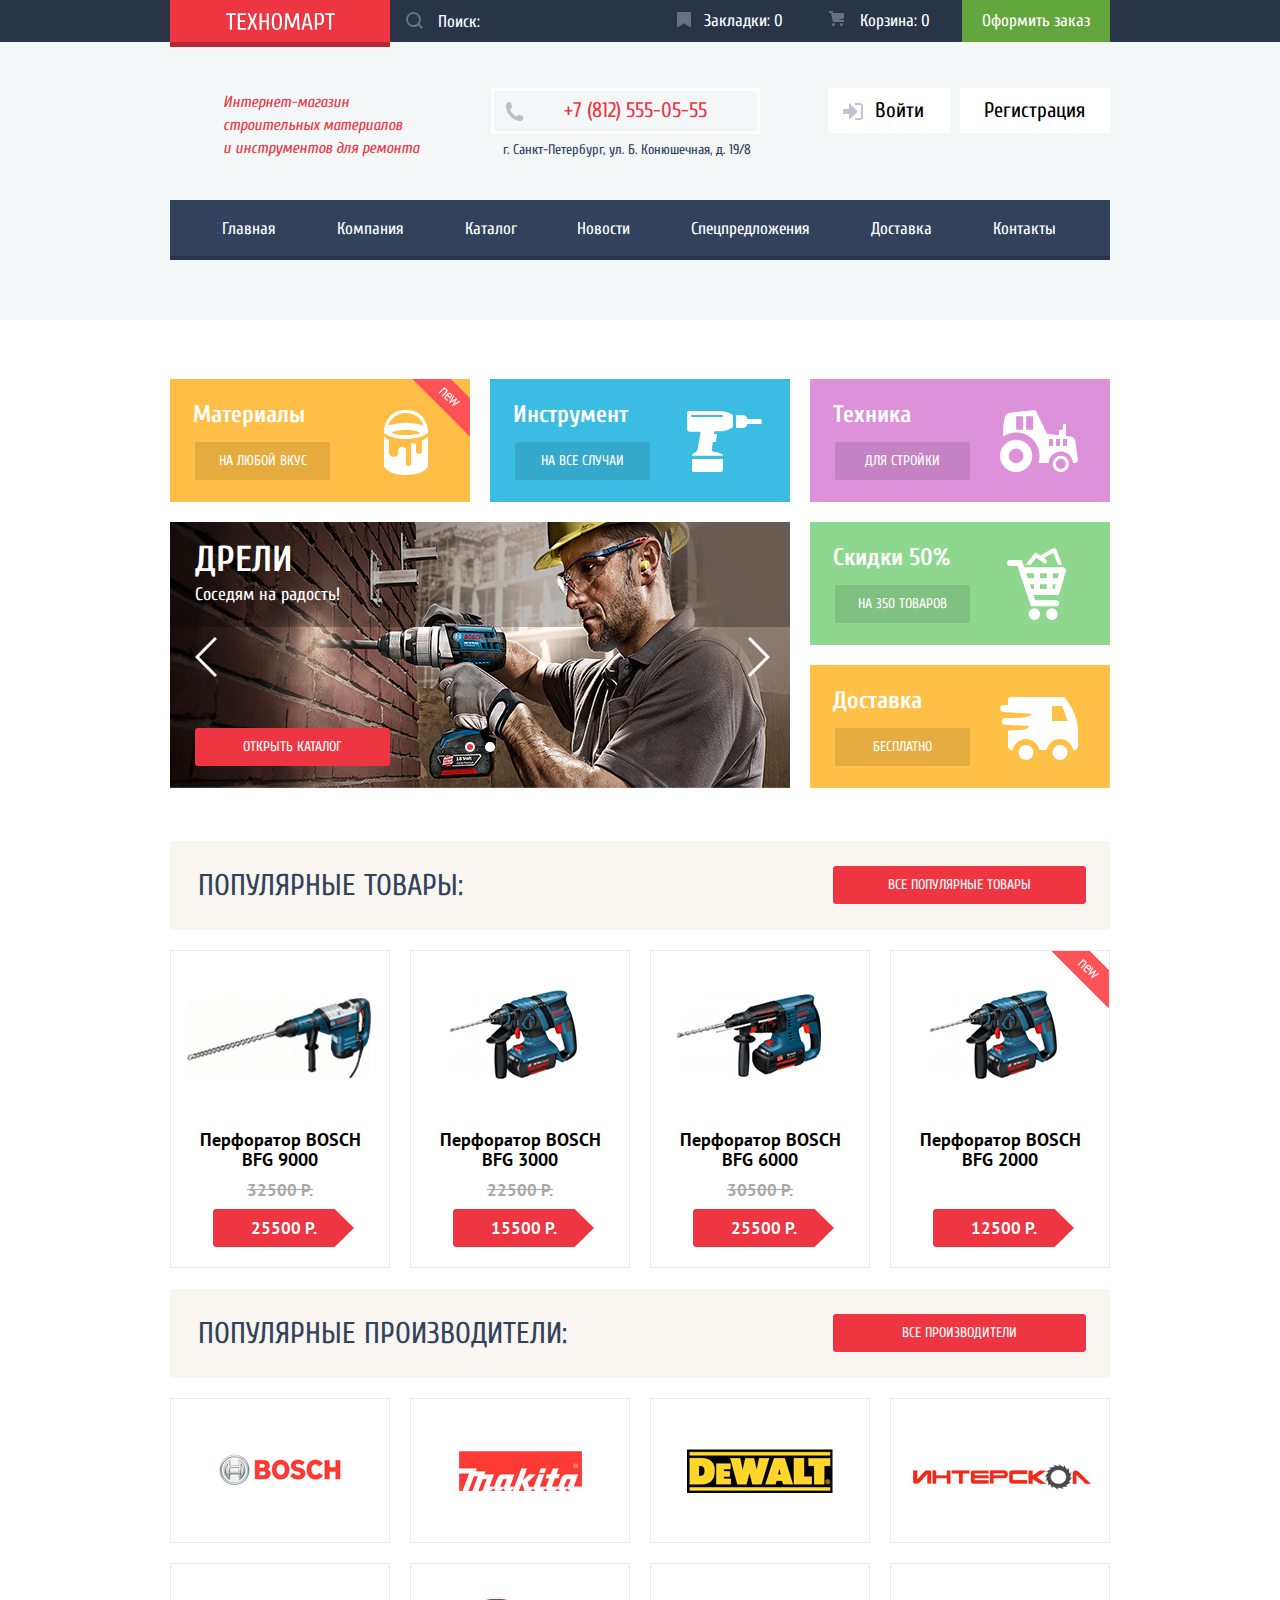
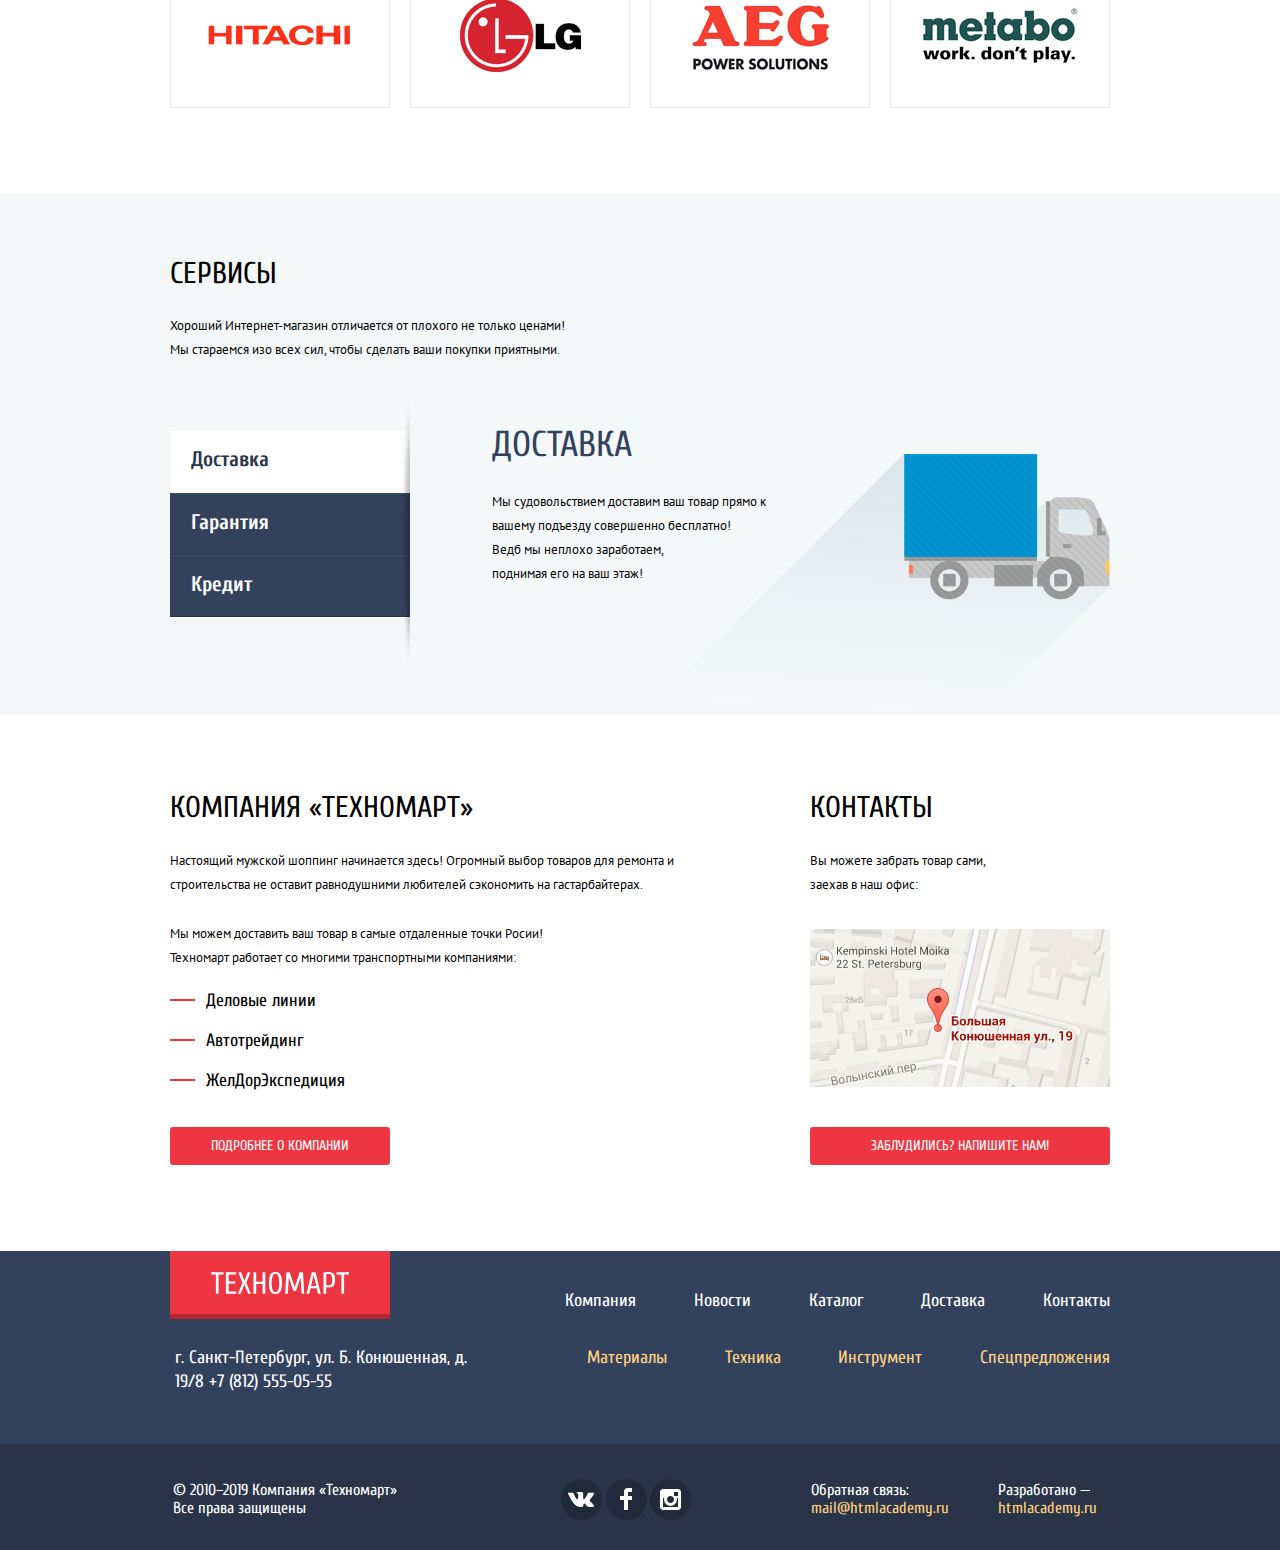
<file: index.html>
<!DOCTYPE html>
<html lang="ru">

<head>
  <meta charset="utf-8">
  <link
    href="https://fonts.googleapis.com/css?family=Cuprum:400,400i,700%7CPT+Sans:400,700&display=swap&subset=cyrillic"
    rel="stylesheet">
  <link rel="stylesheet" href="css/min.normalize.css">
  <link rel="stylesheet" href="css/min.style.css">
  <title>HTML Academy: Техномарт</title>
</head>

<body>
  <header class="header">
    <div class="header-top">
      <div class="container wrap">
        <a href="#" class="logo-link header-logo" aria-label="Логотип Техномарта">
          <img src="img/logo-technomart.svg" class="logo-img" alt="Логотип" width="109" height="19">
        </a>
        <form action="https://echo.htmlacademy.ru" class="header__form">
          <svg class="icon-search" xmlns="http://www.w3.org/2000/svg" width="17" height="17" viewBox="0 0 17 17">
            <path
              d="M17 15.586l-3.542-3.542A7.465 7.465 0 0 0 15 7.5 7.5 7.5 0 1 0 7.5 15c1.71 0 3.282-.579 4.544-1.542L15.586 17 17 15.586zM2 7.5C2 4.467 4.467 2 7.5 2 10.532 2 13 4.467 13 7.5c0 3.032-2.468 5.5-5.5 5.5A5.506 5.506 0 0 1 2 7.5z" />
          </svg>
          <label for="search" class="visually-hidden">Поиск</label>
          <input class="header__search" type="search" id="search" name="search" placeholder="Поиск:" autocomplete="off">
        </form>
        <a href="#" class="header-top__link bookmark">Закладки: 0</a>
        <a href="#" class="header-top__link cart">Корзина: 0</a>
        <a href="#" class="header-top__link btn-green">Оформить заказ</a>
      </div>
    </div>
    <div class="container">
      <div class="header-info">
        <p class="header-info__desc">
          Интернет-магазин строительных материалов и&nbsp;инструментов для ремонта
        </p>
        <div class="contact">
          <a class="contact__phone" href="tel:+78125550555">+7 (812) 555-05-55</a>
          <div class="contact__address">
            г. Санкт-Петербург, ул. Б. Конюшечная, д. 19/8
          </div>
        </div>
        <ul class="header-info__list">
          <li class="">
            <a href="#" class="header-info__link item_input">Войти</a>
          </li>
          <li class="">
            <a href="#" class="header-info__link item_registration">Регистрация</a>
          </li>
        </ul>
      </div>
      <nav class="navigation">
        <ul class="navigation__list">
          <li><a href="#" class="navigation__link">Главная</a></li>
          <li><a href="#" class="navigation__link">Компания</a></li>
          <li><a href="catalog.html" class="navigation__link">Каталог</a></li>
          <li><a href="#" class="navigation__link">Новости</a></li>
          <li><a href="#" class="navigation__link">Спецпредложения</a></li>
          <li><a href="#" class="navigation__link">Доставка</a></li>
          <li><a href="#" class="navigation__link">Контакты</a></li>
        </ul>
      </nav>
    </div>
  </header>
  <main>
    <h1 class="visually-hidden">Интернет-магазин строительных
      материалов
    </h1>
    <section class="category">
      <div class="container">
        <h2 class="visually-hidden">Разделы сайта</h2>
        <div class="category__column">
          <div class="equipment__left">
            <div class="equipment__cart equipment__cart--yellow new" aria-label="Новые Материалы">
              <h4 class="equipment__head">Материалы</h4>
              <a href="#" class="equipment__link">На любой вкус</a>
            </div>
            <div class="equipment__cart equipment__cart--blue">
              <h4 class="equipment__head">Инструмент</h4>
              <a href="#" class="equipment__link">На все случаи</a>
            </div>
            <div class="slider">
              <div class="slider__controls-arrow">
                <button class="slider__btn slider__btn--prev" type="button" aria-label="Предидущий слайд"></button>
                <button class="slider__btn slider__btn--next" type="button" aria-label="Следующий слайд"></button>
              </div>
              <ul class="slider__controls-radio">
                <li>
                  <input class="radio-input" type="radio" name="slide-input" id="first-input" checked>
                  <label class="radio-label" for="first-input"><span class="visually-hidden">Первый слайд</span></label>
                </li>
                <li>
                  <input class="radio-input" type="radio" name="slide-input" id="second-input">
                  <label class="radio-label" for="second-input"><span class="visually-hidden">Второй
                      слайд</span></label>
                </li>
              </ul>
              <div class="slide slide--second js-display">
                <h4 class="slide__title">Дрели</h4>
                <p class="slide__description">Соседям на радость!</p>
                <a class="slide__link red-btn" href="catalog.html">Открыть каталог</a>
              </div>
              <div class="slide slide--first">
                <h4 class="slide__title">Перфораторы</h4>
                <p class="slide__description">Настоящие мужские игрушки</p>
                <a class="slide__link red-btn" href="catalog.html">Открыть каталог</a>
              </div>
            </div>
          </div>
          <div class="equipment__right">
            <div class="equipment__cart equipment__cart--pink">
              <h4 class="equipment__head">Техника</h4>
              <a href="#" class="equipment__link">Для стройки</a>
            </div>
            <div class="equipment__cart equipment__cart--green">
              <h4 class="equipment__head">Скидки 50%</h4>
              <a href="#" class="equipment__link">На 350 товаров</a>
            </div>
            <div class="equipment__cart equipment__cart--gold">
              <h4 class="equipment__head">Доставка</h4>
              <a href="#" class="equipment__link">Бесплатно</a>
            </div>
          </div>
        </div>
      </div>
    </section>
    <section class="popular">
      <div class="container">
        <div class="headline">
          <h2 class="headline__title title">Популярные товары:</h2>
          <a href="#" class="headline__link red-btn">Все популярные товары</a>
        </div>
        <ul class="popular__list">
          <li class="popular__item product">
            <img class="product__img" src="img/Perforator_1.jpg" alt="Перфоратор BOSCH BFG 9000" width="218"
              height="170">
            <h4 class="product__title"><a href="#" class="title__link">Перфоратор BOSCH BFG 9000</a></h4>
            <p class="product__old-price">32500 Р.</p>
            <p class="product__price">25500 Р.</p>
            <div class="product-popup">
              <a href="buy.html" class="product-popup__link product-popup__link--green-btn">Купить</a>
              <a class="product-popup__link product-popup__link--white-btn" href="#">В закладки</a>
            </div>
          </li>
          <li class="popular__item product">
            <img class="product__img" src="img/Perforator_2.jpg" alt="Перфоратор BOSCH BFG 3000" width="218"
              height="170">
            <h4 class="product__title"><a href="#" class="title__link">Перфоратор BOSCH BFG 3000</a></h4>
            <p class="product__old-price">22500 Р.</p>
            <p class="product__price">15500 Р.</p>
            <div class="product-popup">
              <a href="buy.html" class="product-popup__link product-popup__link--green-btn">Купить</a>
              <a class="product-popup__link product-popup__link--white-btn" href="#">В закладки</a>
            </div>
          </li>
          <li class="popular__item product">
            <img class="product__img" src="img/Perforator_3.jpg" alt="Перфоратор BOSCH BFG 6000" width="218"
              height="170">
            <h4 class="product__title"><a href="#" class="title__link">Перфоратор BOSCH BFG 6000</a></h4>
            <p class="product__old-price">30500 Р.</p>
            <p class="product__price">25500 Р.</p>
            <div class="product-popup">
              <a href="buy.html" class="product-popup__link product-popup__link--green-btn">Купить</a>
              <a class="product-popup__link product-popup__link--white-btn" href="#">В закладки</a>
            </div>
          </li>
          <li class="popular__item product new" aria-label="Новый товар">
            <img class="product__img" src="img/Perforator_2.jpg" alt="Перфоратор BOSCH BFG 2000" width="218"
              height="170">
            <h4 class="product__title"><a href="#" class="title__link">Перфоратор BOSCH BFG 2000</a></h4>
            <p class="product__price price">12500 Р.</p>
            <div class="product-popup">
              <a href="buy.html" class="product-popup__link product-popup__link--green-btn">Купить</a>
              <a class="product-popup__link product-popup__link--white-btn" href="#">В закладки</a>
            </div>
          </li>
        </ul>
      </div>
    </section>
    <section class="brand">
      <div class="container">
        <div class="headline">
          <h2 class="headline__title title">Популярные производители:</h2>
          <a href="#" class="headline-brand__link red-btn">Все производители</a>
        </div>
        <ul class="brand__list">
          <li class="brand__item">
            <a href="#" class="brand__link" aria-label="Логотип bosh"><img class="brand__img" src="img/bosch.png"
                alt="Логотип bosh" width="126" height="37"></a>
          <li class="brand__item">
            <a href="#" class="brand__link" aria-label="Логотип Макита"><img class="brand__img" src="img/Makita.png"
                alt="Логотип Макита" width="123" height="40"></a>
          </li>
          <li class="brand__item">
            <a href="#" class="brand__link" aria-label="Логотип DeWALT"><img class="brand__img" src="img/DeWALT.png"
                alt="Логотип DeWALT" width="146" height="44"></a>
          </li>
          <li class="brand__item">
            <a href="#" class="brand__link" aria-label="Логотип Интерскол"><img class="brand__img"
                src="img/Interskol.png" alt="Логотип Интерскол" width="200" height="86"></a>
          </li>
          <li class="brand__item">
            <a href="#" class="brand__link" aria-label="Логотип Hitachi"><img class="brand__img" src="img/Hitachi.png"
                alt="Логотип Hitachi" width="169" height="31"></a>
          </li>
          <li class="brand__item">
            <a href="#" class="brand__link" aria-label="Логотип LG"><img class="brand__img" src="img/LG.png"
                alt="Логотип LG" width="121" height="73"></a>
          </li>
          <li class="brand__item">
            <a href="#" class="brand__link" aria-label="Логотип AEG"><img class="brand__img" src="img/AEG.png"
                alt="Логотип AEG" width="151" height="96"></a>
          </li>
          <li class="brand__item">
            <a href="#" class="brand__link" aria-label="Логотип metabo"><img class="brand__img" src="img/Metabo.png"
                alt="Логотип metabo" width="204" height="69"></a>
          </li>
        </ul>
      </div>
    </section>
    <section class="bottom-sliders">
      <div class="container">
        <h2 class="sliders-title title">Сервисы</h2>
        <p class="bottom-sliders__desc">Хороший Интернет-магазин отличается от плохого не только ценами!
          Мы стараемся изо всех сил, чтобы сделать ваши покупки приятными.
        </p>
        <div class="bottom-slider">
          <ul class="control-btn">
            <li class="control-btn__item">
              <button class="control-btn__button control__btn--active" type="button">
                <span>Доставка</span>
              </button>
            </li>
            <li class="control-btn__item">
              <button class="control-btn__button" type="button">
                <span>Гарантия</span>
              </button>
            </li>
            <li class="control-btn__item">
              <button class="control-btn__button" type="button">
                <span>Кредит</span>
              </button>
            </li>
          </ul>
          <div class="bottom-slider__slide bottom-slider__slide--delivery js-display">
            <h3 class="title-item title">Доставка</h3>
            <p class="bottom-slider__desc-delivery">
              Мы судовольствием доставим ваш товар прямо
              к вашему подъезду совершенно бесплатно!<br>
              Ведб мы неплохо заработаем,<br>
              поднимая его на ваш этаж!
            </p>
          </div>
          <div class="bottom-slider__slide bottom-slider__slide--guaranty">
            <h3 class="title-item title">Гарантия</h3>
            <p class="bottom-slider__desc-guaranty">
              Если купленный у нас товар поломается или заискрит<br>
              а так же в случае пожара, спровоцированного его возгоранием,
              вы всегда модете быть уверенны в нашей гарантии. Мы обменяем
              сгоревший товар на новый.<br>
              Дом уж восстановите как нибудь сами.
            </p>
          </div>
          <div class="bottom-slider__slide bottom-slider__slide--credit">
            <h3 class="title-item title">Кредит</h3>
            <p class="bottom-slider__desc-credit">
              Залезть в долговую яму стало проще!<br>
              Кредитные консультанты придут вам на помощь.
            </p>
            <a href="#" class="bottom-slider__btn-credit red-btn">Отправить заявку</a>
          </div>
        </div>
      </div>
    </section>
    <section class="about-company">
      <h2 class="visually-hidden">О компании</h2>
      <div class="container">
        <div class="wrapper-company">
          <div class="about-company__content">
            <h3 class="about-company__title title">Компания &laquo;Техномарт&raquo;</h3>
            <p class="about-company__desc">
              Настоящий мужской шоппинг начинается здесь! Огромный выбор товаров для ремонта и строительства
              не оставит равнодушними любителей сэкономить на гастарбайтерах.
            </p>
            <p class="about-company__desc-delivery">
              Мы можем доставить ваш товар в самые отдаленные точки Росии!
              Техномарт работает со многими транспортными компаниями:
            </p>
            <ul class="about-company__list">
              <li class="about-company__item">Деловые линии</li>
              <li class="about-company__item">Автотрейдинг</li>
              <li class="about-company__item">ЖелДорЭкспедиция</li>
            </ul>
            <a class="about-company__more-detailed red-btn" href="#">Подробнее о компании</a>
          </div>
          <div class="about-company__contact">
            <h3 class="about-company__title title">Контакты</h3>
            <p class="about-company__desc-adress">Вы можете забрать товар сами,
              заехав в наш офис:
            </p>
            <a class="about-company__map" href="map.html" aria-label="Ссылка на карту"><img class="about-company__img"
                src="img/map-2.png" alt="г.Санкт-Петербург, ул.Б.Конюшечная,д. 19/8
              телефон +7(812)555-055" width="300" height="158"></a>
            <a class="about-company__link-contact red-btn" href="popup.html">Заблудились? Напишите нам!</a>
          </div>
        </div>
      </div>
    </section>
  </main>
  <footer class="footer">
    <div class="footer-top">
      <div class="container top">
        <div class="footer-top__contact">
          <a class="footer-logo logo-link" href="#" aria-label="Логотип Техномарта">
            <img src="img/logo-technomart.svg" alt="Логотип Техномарта" width="138" height="23">
          </a>
          <p class="footer-top__desc">
            г. Санкт-Петербург, ул. Б. Конюшенная, д. 19/8
            +7 (812) 555-05-55
          </p>
        </div>
        <div class="footer-top__navigation">
          <ul class="navigation-list">
            <li>
              <a class="navigation-list__link" href="#">Компания</a>
            </li>
            <li>
              <a class="navigation-list__link" href="#">Новости</a>
            </li>
            <li>
              <a class="navigation-list__link" href="catalog.html">Каталог</a>
            </li>
            <li>
              <a class="navigation-list__link" href="#">Доставка</a>
            </li>
            <li>
              <a class="navigation-list__link" href="#">Контакты</a>
            </li>
          </ul>
          <ul class="category-list">
            <li>
              <a class="category-list__link" href="#">Материалы</a>
            </li>
            <li>
              <a class="category-list__link" href="#">Техника</a>
            </li>
            <li>
              <a class="category-list__link" href="#">Инструмент</a>
            </li>
            <li>
              <a class="category-list__link" href="#">Спецпредложения</a>
            </li>
          </ul>
        </div>
      </div>
    </div>
    <div class="footer-bottom">
      <div class="botton-footer container">
        <p class="footer-bottom__desc">&copy; 2010&ndash;2019 Компания &laquo;Техномарт&raquo;
          Все права защищены
        </p>
        <ul class="footer-bottom__list">
          <li class="footer-bottom__item">
            <a class="footer-bottom__link footer-bottom__link--vk" href="#" aria-label="Техномарт в контакте">
            </a>
          </li>
          <li class="footer-bottom__item">
            <a class="footer-bottom__link footer-bottom__link--fb" href="#" aria-label="Техномарт фейсбука">
            </a>
          </li>
          <li class="footer-bottom__item">
            <a class="footer-bottom__link footer-bottom__link--inst" href="#" aria-label="Техномарт инстаграмма">
            </a>
          </li>
        </ul>
        <p class="footer-bottom__desc--feedback">
          Обратная связь:
          <a class="footer-bottom__link--feedback" href="mailto:mail@htmlacademy.ru">mail@htmlacademy.ru</a>
        </p>
        <p class="footer-bottom__link--developed">
          Разработано &mdash;
          <a class="footer-bottom__link--feedback" href="https://htmlacademy.ru/">htmlacademy.ru</a>
        </p>
      </div>
    </div>
  </footer>
  <div class="container-form">
    <form class="popup-form" action="https://echo.htmlacademy.ru" method="GET">
      <div class="contact-date">
        <p class="contact-date__name">
          <label class="contact-date__label" for="name">Ваше имя:</label>
          <input class="contact-date__input name-iput" type="text" name="name" id="name" placeholder="Имя Фамилия"
            minlength="2" maxlength="30" required>
        </p>
        <p class="contact-date__email">
          <label class="contact-date__label" for="email">Ваш e-mail:</label>
          <input class="contact-date__input name-email" type="email" name="email" id="email"
            placeholder="email@example.com" required>
        </p>
        <p class="contact-date__text">
          <label class="contact-date__label" for="comment">Текст письма:</label>
          <textarea class="contact-date__text-area" name="comment" id="comment" cols="22" rows="7"
            placeholder="В свободной форме"></textarea>
        </p>
      </div>
      <div class="background-button">
        <button class="background-button__btn red-btn" type="submit">Отправить</button>
      </div>
    </form>
    <button class="popup__close" type="button" aria-label="Закрыть">
      <span class="visually-hidden">Закрыть</span>
    </button>
  </div>
  <div class="popup-map">
    <iframe class="popup-map__iframe" src="https://yandex.ru/map-widget/v1/-/CGs75Bzt" width="940"
      height="446"></iframe>
    <button class="popup__close" type="button" aria-label="Закрыть">
      <span class="visually-hidden">Закрыть</span>
    </button>
  </div>
  <script src="js/min.main.js"></script>
</body>

</html>
</file>
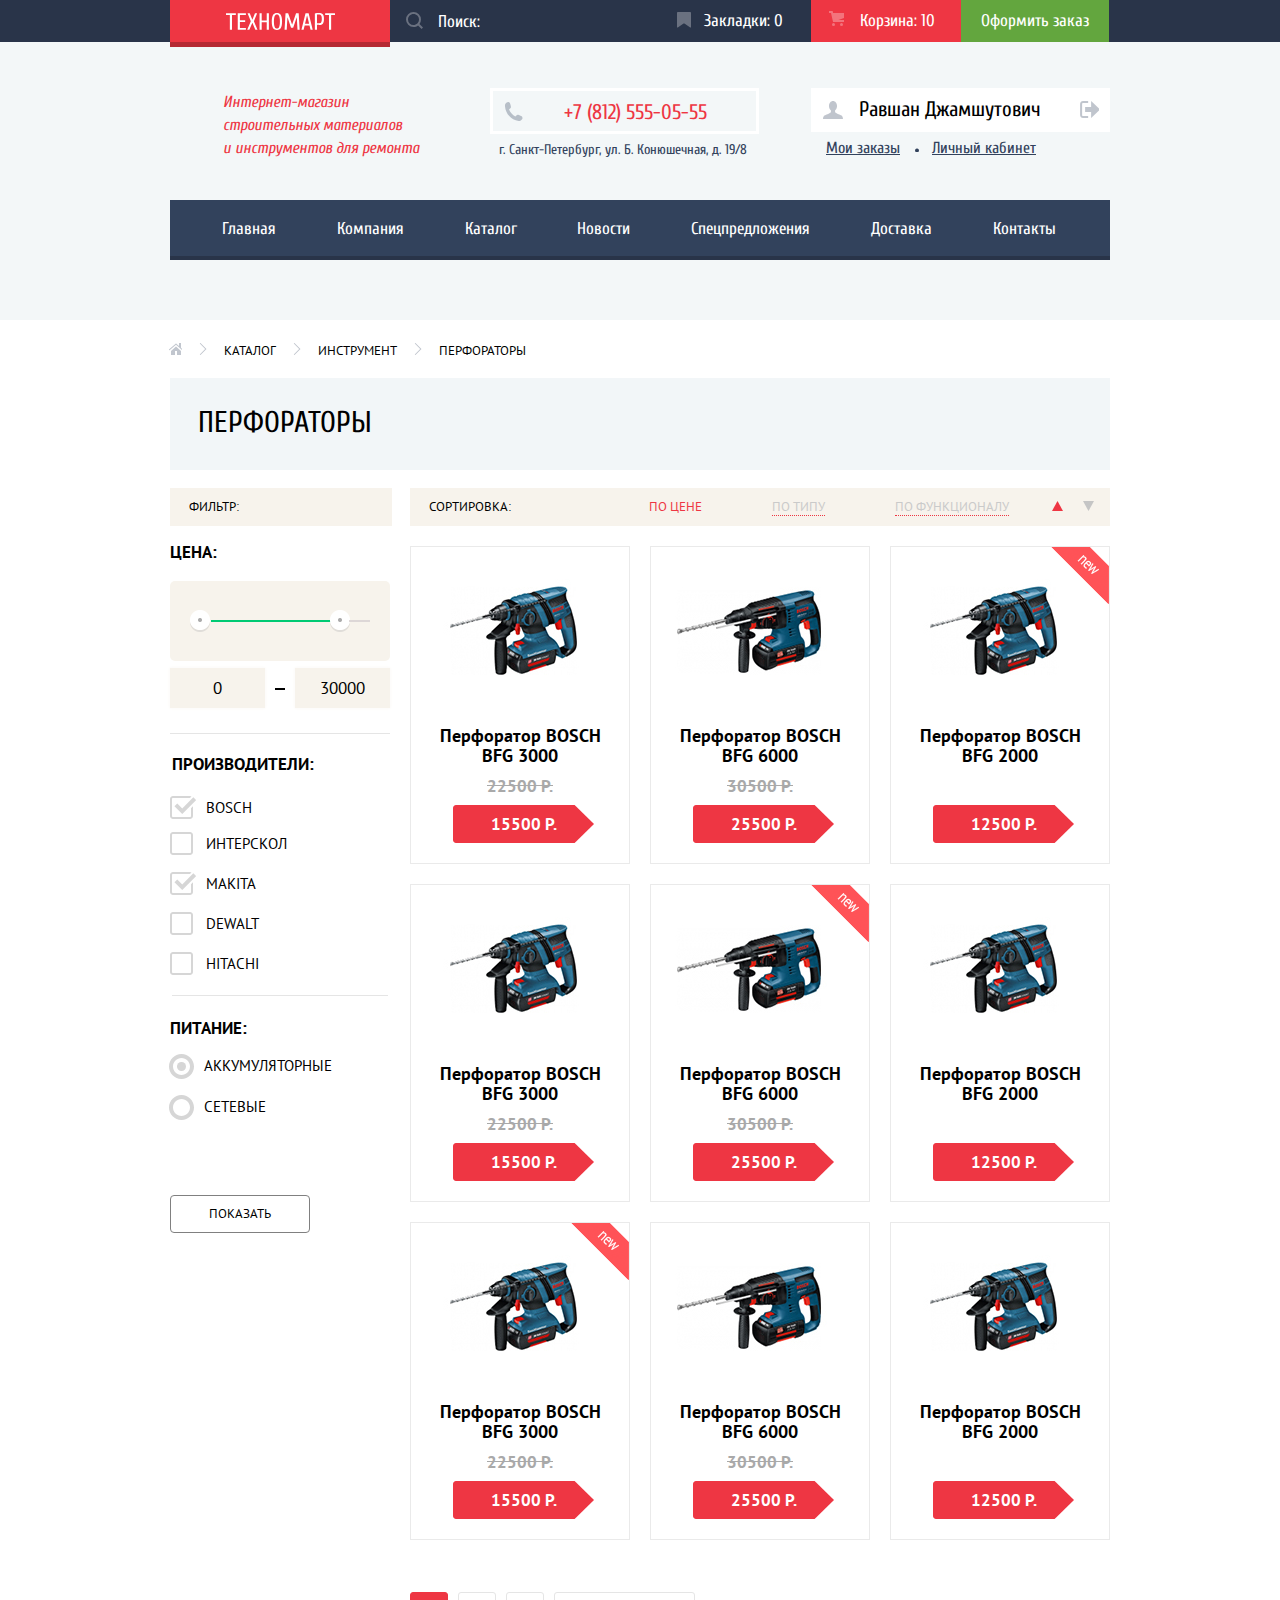
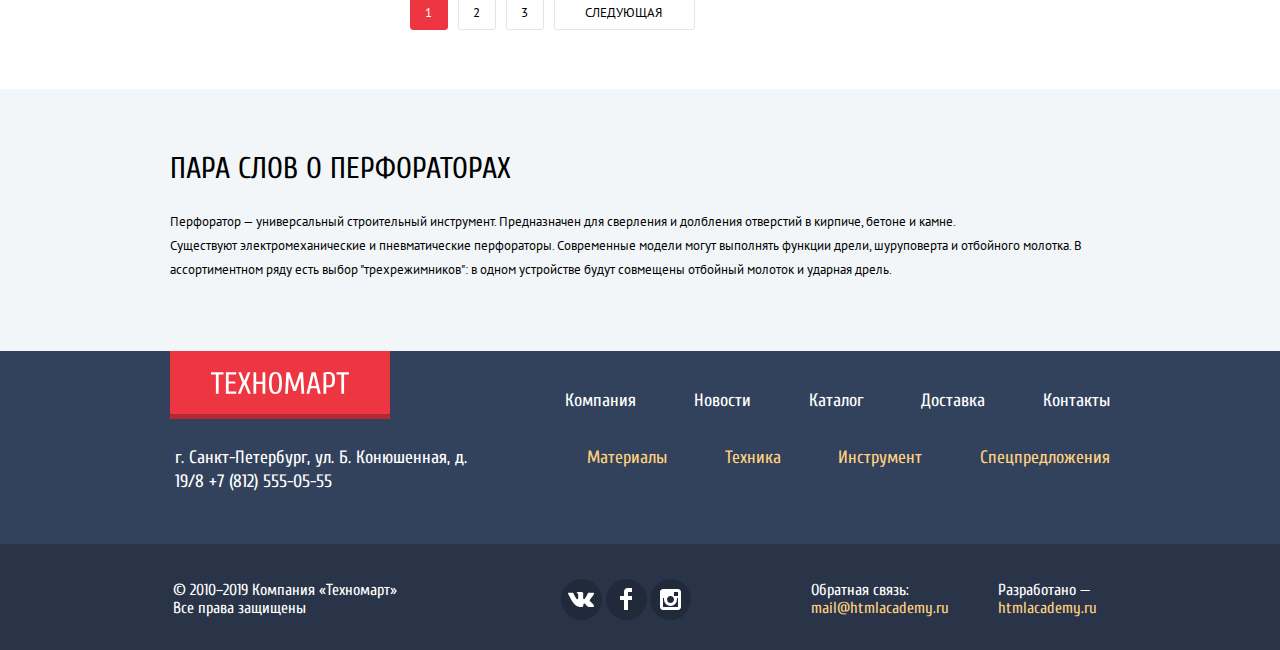
<file: catalog.html>
<!DOCTYPE html>
<html lang="ru">

<head>
  <meta charset="utf-8">
  <link
    href="https://fonts.googleapis.com/css?family=Cuprum:400,400i,700%7CPT+Sans:400,700&display=swap&subset=cyrillic"
    rel="stylesheet">
  <link rel="stylesheet" href="css/min.normalize.css">
  <link rel="stylesheet" href="css/min.style.css">
  <title>HTML Academy: Техномарт</title>
</head>

<body>
  <header class="header">
    <div class="header-top">
      <div class="container wrap">
        <a href="index.html" class="logo-link header-logo" aria-label="Логотип Техномарта">
          <img src="img/logo-technomart.svg" class="logo-img" alt="Логотип" width="109" height="19">
        </a>
        <form action="https://echo.htmlacademy.ru" class="header__form">
          <svg class="icon-search" xmlns="http://www.w3.org/2000/svg" width="17" height="17" viewBox="0 0 17 17">
            <path
              d="M17 15.586l-3.542-3.542A7.465 7.465 0 0 0 15 7.5 7.5 7.5 0 1 0 7.5 15c1.71 0 3.282-.579 4.544-1.542L15.586 17 17 15.586zM2 7.5C2 4.467 4.467 2 7.5 2 10.532 2 13 4.467 13 7.5c0 3.032-2.468 5.5-5.5 5.5A5.506 5.506 0 0 1 2 7.5z" />
          </svg>
          <label for="search" class="visually-hidden">Поиск</label>
          <input class="header__search" type="search" id="search" name="search" placeholder="Поиск:" autocomplete="off">
        </form>
        <a href="#" class="header-top__link bookmark">Закладки: 0</a>
        <a href="#" class="cart-catalog">Корзина: 10</a>
        <a href="#" class="header-top__link btn-green">Оформить заказ</a>
      </div>
    </div>
    <div class="container">
      <div class="header-info header-info-catalog">
        <p class="header-info__desc">
          Интернет-магазин строительных материалов и&nbsp;инструментов для ремонта
        </p>
        <div class="contact">
          <a class="contact__phone contact__phone--catalog" href="tel:+78125550555">+7 (812) 555-05-55</a>
          <div class="contact__address">
            г. Санкт-Петербург, ул. Б. Конюшечная, д. 19/8
          </div>
        </div>
        <div>
          <ul class="account__list account__list-margin">
            <li>
              <a href="#" class="white-btn name__link">Равшан Джамшутович</a>
            </li>
            <li>
              <a href="#" class="exit__link" aria-label="Выход"></a>
            </li>
          </ul>
          <ul class="login__list login-btn">
            <li>
              <a href="#" class="login__link">Мои заказы</a>
            </li>
            <li>
              <a href="#" class="cabinet__link">Личный кабинет</a>
            </li>
          </ul>
        </div>
      </div>
      <nav class="navigation">
        <ul class="navigation__list">
          <li><a href="index.html" class="navigation__link">Главная</a></li>
          <li><a href="#" class="navigation__link">Компания</a></li>
          <li><a href="#" class="navigation__link">Каталог</a></li>
          <li><a href="#" class="navigation__link">Новости</a></li>
          <li><a href="#" class="navigation__link">Спецпредложения</a></li>
          <li><a href="#" class="navigation__link">Доставка</a></li>
          <li><a href="#" class="navigation__link">Контакты</a></li>
        </ul>
      </nav>
    </div>
  </header>
  <main>
    <section>
      <div class="container font-section">
        <ul class="bread-crumb__list">
          <li class="bread-crumb__item"><a class="bread-crumb__link icon-home" href="index.html"
              aria-label="Главная"></a>
          </li>
          <li class="bread-crumb__item"><a class="bread-crumb__link" href="#">Каталог</a></li>
          <li class="bread-crumb__item"><a class="bread-crumb__link" href="#">Инструмент</a></li>
          <li class="bread-crumb__item"><a class="bread-crumb__link" href="#">Перфораторы</a></li>
        </ul>
        <div class="product-section">
          <h2 class="product-section__title title">Перфораторы</h2>
          <form action="https://echo.htmlacademy.ru" method="post" class="filter">
            <h3 class="filter__title">Фильтр:</h3>
            <fieldset class="form__price">
              <legend class="title-form-product">Цена:</legend>
              <div class="range">
                <div class="circle first-circle"></div>
                <div class="circle second-circle"></div>
              </div>
              <ul class="range__list">
                <li class="range__item range__item--spase">
                  <label class="visually-hidden" for="min-price">Минимальная цена</label>
                  <input class="range__input" name="min-price" id="min-price" type="text" value="0">
                </li>
                <li class="range__item">
                  <label class="visually-hidden" for="max-price">Максимальная цена</label>
                  <input class="range__input" name="max-price" id="max-price" type="text" value="30000">
                </li>
              </ul>
            </fieldset>
            <fieldset class="form-producer">
              <legend class="title-form-product legend__producer">Производители:</legend>
              <ul class="form-producer__list">
                <li class="producer__item">
                  <input type="checkbox" name="bosh" checked id="bosh" class="chekbox-indicator" value="bosh">
                  <label class="form-producer__input" for="bosh">Bosch</label>
                </li>
                <li class="form-producer__item">
                  <input type="checkbox" name="inter" id="inter" class="chekbox-indicator" value="inter">
                  <label class="form-producer__input" for="inter">Интерскол</label>
                </li>
                <li class="form-producer__item">
                  <input type="checkbox" name="makita" checked id="makita" class="chekbox-indicator" value="makita">
                  <label class="form-producer__input" for="makita">Makita</label>
                </li>
                <li class="form-producer__item">
                  <input type="checkbox" name="dewalt" id="dewalt" class="chekbox-indicator" value="dewalt">
                  <label class="form-producer__input" for="dewalt">Dewalt</label>
                </li>
                <li class="form-producer__item">
                  <input type="checkbox" name="hitachi" id="hitachi" class="chekbox-indicator" value="hitachi">
                  <label class="form-producer__input" for="hitachi">Hitachi</label>
                </li>
              </ul>
            </fieldset>
            <fieldset class="form-network">
              <legend class="title-form-product">Питание:</legend>
              <ul class="form-network__list">
                <li class="form-network__item">
                  <input class="chekbox-radio" type="radio" name="type-r" value="Аккумуляторные" id="rechargeable"
                    checked>
                  <label class="radio-desc" for="rechargeable">Аккумуляторные</label>
                </li>
                <li class="form-network__item">
                  <input class="chekbox-radio" type="radio" name="type-r" value="Сетевые" id="networking">
                  <label class="radio-desc" for="networking">Сетевые</label>
                </li>
              </ul>
            </fieldset>
            <button class="form_btn" type="submit">Показать</button>
          </form>
          <div class="wrap-sort">
            <div class="sort">
              <h3 class="sort__title">Сортировка:</h3>
              <ul class="sort__list">
                <li class="sort__item"><button class="sort__btn sort__btn-active" type="button">По цене</button></li>
                <li class="sort__item"><button class="sort__btn" type="button">По типу</button></li>
                <li class="sort__item"><button class="sort__btn" type="button">По функционалу</button></li>
                <li class="sort__item-up">
                  <button class="sort__btn sort__btn-up" type="button" aria-label="Вверх">
                    <svg xmlns="http://www.w3.org/2000/svg" width="11" height="10" viewBox="0 0 11 10">
                      <path class="sort__btn-down sort__btn-active" fill="#c5c5c5" d="M5.5 0L0 10h11z" /></svg>
                  </button>
                </li>
                <li class="sort__item-down">
                  <button class="sort__btn sort__btn-down" type="button" aria-label="Вниз">
                    <svg xmlns="http://www.w3.org/2000/svg" width="11" height="10" viewBox="0 0 11 10">
                      <path class="sort__btn-down" fill="#c5c5c5" d="M5.5 10L0 0h11" /></svg>
                  </button>
                </li>
              </ul>
            </div>
            <ul class="product__list">
              <li class="product__item product">
                <img class="product__img" src="img/Perforator_2.jpg" alt="Перфоратор BOSCH BFG 3000" width="218"
                  height="170">
                <h4 class="product__title"><a href="#" class="title__link">Перфоратор BOSCH BFG 3000</a></h4>
                <p class="product__old-price">22500 Р.</p>
                <p class="product__price">15500 Р.</p>
                <div class="product-popup">
                  <a href="buy.html" class="product-popup__link product-popup__link--green-btn">Купить</a>
                  <a class="product-popup__link product-popup__link--white-btn" href="#">В закладки</a>
                </div>
              </li>
              <li class="product__item product">
                <img class="product__img" src="img/Perforator_3.jpg" alt="Перфоратор BOSCH BFG 6000" width="218"
                  height="170">
                <h4 class="product__title"><a href="#" class="title__link">Перфоратор BOSCH BFG 6000</a></h4>
                <p class="product__old-price">30500 Р.</p>
                <p class="product__price">25500 Р.</p>
                <div class="product-popup">
                  <a href="buy.html" class="product-popup__link product-popup__link--green-btn">Купить</a>
                  <a class="product-popup__link product-popup__link--white-btn" href="#">В закладки</a>
                </div>
              </li>
              <li class="product__item product new" aria-label="Новый товар">
                <img class="product__img" src="img/Perforator_2.jpg" alt="Перфоратор BOSCH BFG 2000" width="218"
                  height="170">
                <h4 class="product__title"><a href="#" class="title__link">Перфоратор BOSCH BFG 2000</a></h4>
                <p class="product__price price">12500 Р.</p>
                <div class="product-popup">
                  <a href="buy.html" class="product-popup__link product-popup__link--green-btn">Купить</a>
                  <a class="product-popup__link product-popup__link--white-btn" href="#">В закладки</a>
                </div>
              </li>
              <li class="product__item product">
                <img class="product__img" src="img/Perforator_2.jpg" alt="Перфоратор BOSCH BFG 3000" width="218"
                  height="170">
                <h4 class="product__title"><a href="#" class="title__link">Перфоратор BOSCH BFG 3000</a></h4>
                <p class="product__old-price">22500 Р.</p>
                <p class="product__price">15500 Р.</p>
                <div class="product-popup">
                  <a href="buy.html" class="product-popup__link product-popup__link--green-btn">Купить</a>
                  <a class="product-popup__link product-popup__link--white-btn" href="#">В закладки</a>
                </div>
              </li>
              <li class="product__item product new" aria-label="Новый товар">
                <img class="product__img" src="img/Perforator_3.jpg" alt="Перфоратор BOSCH BFG 6000" width="218"
                  height="170">
                <h4 class="product__title"><a href="#" class="title__link">Перфоратор BOSCH BFG 6000</a></h4>
                <p class="product__old-price">30500 Р.</p>
                <p class="product__price">25500 Р.</p>
                <div class="product-popup">
                  <a href="buy.html" class="product-popup__link product-popup__link--green-btn">Купить</a>
                  <a class="product-popup__link product-popup__link--white-btn" href="#">В закладки</a>
                </div>
              </li>
              <li class="product__item product">
                <img class="product__img" src="img/Perforator_2.jpg" alt="Перфоратор BOSCH BFG 2000" width="218"
                  height="170">
                <h4 class="product__title"><a href="#" class="title__link">Перфоратор BOSCH BFG 2000</a></h4>
                <p class="product__price price">12500 Р.</p>
                <div class="product-popup">
                  <a href="buy.html" class="product-popup__link product-popup__link--green-btn">Купить</a>
                  <a class="product-popup__link product-popup__link--white-btn" href="#">В закладки</a>
                </div>
              </li>
              <li class="product__item product new" aria-label="Новый товар">
                <img class="product__img" src="img/Perforator_2.jpg" alt="Перфоратор BOSCH BFG 3000" width="218"
                  height="170">
                <h4 class="product__title"><a href="#" class="title__link">Перфоратор BOSCH BFG 3000</a></h4>
                <p class="product__old-price">22500 Р.</p>
                <p class="product__price">15500 Р.</p>
                <div class="product-popup">
                  <a href="buy.html" class="product-popup__link product-popup__link--green-btn">Купить</a>
                  <a class="product-popup__link product-popup__link--white-btn" href="#">В закладки</a>
                </div>
              </li>
              <li class="product__item product">
                <img class="product__img" src="img/Perforator_3.jpg" alt="Перфоратор BOSCH BFG 6000" width="218"
                  height="170">
                <h4 class="product__title"><a href="#" class="title__link">Перфоратор BOSCH BFG 6000</a></h4>
                <p class="product__old-price">30500 Р.</p>
                <p class="product__price">25500 Р.</p>
                <div class="product-popup">
                  <a href="buy.html" class="product-popup__link product-popup__link--green-btn">Купить</a>
                  <a class="product-popup__link product-popup__link--white-btn" href="#">В закладки</a>
                </div>
              </li>
              <li class="product__item product">
                <img class="product__img" src="img/Perforator_2.jpg" alt="Перфоратор BOSCH BFG 2000" width="218"
                  height="170">
                <h4 class="product__title"><a href="#" class="title__link">Перфоратор BOSCH BFG 2000</a></h4>
                <p class="product__price price">12500 Р.</p>
                <div class="product-popup">
                  <a href="buy.html" class="product-popup__link product-popup__link--green-btn">Купить</a>
                  <a class="product-popup__link product-popup__link--white-btn" href="#">В закладки</a>
                </div>
              </li>
            </ul>
            <ul class="product__menu">
              <li class="product__element"><a href="#" class="product__btn active"
                  aria-label="Текущая страница каталога">1</a>
              </li>
              <li class="product__element"><a href="#" class="product__btn" aria-label="2 страница каталога">2</a>
              </li>
              <li class="product__element"><a href="#" class="product__btn" aria-label="3 страница каталога">3</a>
              </li>
              <li class="product__element"><a href="#" class="product__btn product__btn--next"
                  aria-label="Следующая страница каталога">Следующая</a>
              </li>
            </ul>
          </div>
        </div>
      </div>
      <div class="about-perforator">
        <div class="container">
          <h3 class="about-perforator__title title">Пара слов о перфораторах</h3>
          <p class="about-perforator__desc">
            Перфоратор — универсальный строительный инструмент. Предназначен для сверления и долбления отверстий в
            кирпиче, бетоне и камне.
            Существуют&nbsp;электромеханические и пневматические перфораторы. Современные модели могут выполнять функции
            дрели,
            шуруповерта и отбойного молотка.&nbsp;В
            ассортиментном ряду есть выбор "трехрежимников": в одном устройстве будут совмещены отбойный молоток и
            ударная
            дрель.
          </p>
        </div>
      </div>
    </section>
  </main>
  <footer class="footer">
    <div class="footer-top">
      <div class="container top">
        <div class="footer-top__contact">
          <a class="footer-logo logo-link" href="index.html" aria-label="Логотип Техномарта">
            <img src="img/logo-technomart.svg" alt="Логотип Техномарта" width="138" height="23">
          </a>
          <p class="footer-top__desc">
            г. Санкт-Петербург, ул. Б. Конюшенная, д. 19/8
            +7 (812) 555-05-55
          </p>
        </div>
        <div class="footer-top__navigation">
          <ul class="navigation-list">
            <li>
              <a class="navigation-list__link" href="#">Компания</a>
            </li>
            <li>
              <a class="navigation-list__link" href="#">Новости</a>
            </li>
            <li>
              <a class="navigation-list__link" href="catalog.html">Каталог</a>
            </li>
            <li>
              <a class="navigation-list__link" href="#">Доставка</a>
            </li>
            <li>
              <a class="navigation-list__link" href="#">Контакты</a>
            </li>
          </ul>
          <ul class="category-list">
            <li>
              <a class="category-list__link" href="#">Материалы</a>
            </li>
            <li>
              <a class="category-list__link" href="#">Техника</a>
            </li>
            <li>
              <a class="category-list__link" href="#">Инструмент</a>
            </li>
            <li>
              <a class="category-list__link" href="#">Спецпредложения</a>
            </li>
          </ul>
        </div>
      </div>
    </div>
    <div class="footer-bottom">
      <div class="botton-footer container">
        <p class="footer-bottom__desc">&copy; 2010&ndash;2019 Компания &laquo;Техномарт&raquo;
          Все права защищены
        </p>
        <ul class="footer-bottom__list">
          <li class="footer-bottom__item">
            <a class="footer-bottom__link footer-bottom__link--vk" href="#" aria-label="Техномарт в контакте">
            </a>
          </li>
          <li class="footer-bottom__item">
            <a class="footer-bottom__link footer-bottom__link--fb" href="#" aria-label="Техномарт фейсбука">
            </a>
          </li>
          <li class="footer-bottom__item">
            <a class="footer-bottom__link footer-bottom__link--inst" href="#" aria-label="Техномарт инстаграмма">
            </a>
          </li>
        </ul>
        <p class="footer-bottom__desc--feedback">
          Обратная связь:
          <a class="footer-bottom__link--feedback" href="mailto:mail@htmlacademy.ru">mail@htmlacademy.ru</a>
        </p>
        <p class="footer-bottom__link--developed">
          Разработано &mdash;
          <a class="footer-bottom__link--feedback" href="https://htmlacademy.ru/">htmlacademy.ru</a>
        </p>
      </div>
    </div>
  </footer>
  <div class="popup-catalog">
    <p class="popup-catalog__desc title">Товар добавлен в корзину!</p>
    <div class="popup-catalog__area">
      <ul class="popup-catalog__list">
        <li><button class="popup-catalog__btn red-btn" type="button">Оформить заказ</button></li>
        <li><button class="popup-catalog__btn-white" type="button"> Продолжить покупки</button></li>
      </ul>
    </div>
    <button class="popup__close" type="button" aria-label="Закрыть">
      <span class="visually-hidden">Закрыть</span>
    </button>
  </div>
  <SCript src="js/min.catalog.js"></SCript>
</body>

</html>
</file>
<file: css/min.style.css>
body{margin:0;padding:0;background-color:#fff;font-family:"PT Sans","Arial",sans-serif;font-size:13px;line-height:24px}a{text-decoration:none}img{max-width:100%;height:auto}.visually-hidden{position:absolute;width:1px;height:1px;margin:-1px;border:0;padding:0;clip:rect(0 0 0 0);overflow:hidden}.title{font-family:"Cuprum","Arial",sans-serif;font-size:30px;font-weight:400;line-height:30px;text-transform:uppercase;margin:0;padding:0}.red-btn{display:-webkit-box;display:-ms-flexbox;display:flex;-ms-flex-wrap:wrap;flex-wrap:wrap;-webkit-box-pack:center;-ms-flex-pack:center;justify-content:center;-webkit-box-align:center;-ms-flex-align:center;align-items:center;background-color:#ee3643;color:#fff;text-transform:uppercase;font-size:14px;line-height:18px;font-family:"Cuprum","Arial",sans-serif;border-radius:3px}.red-btn:hover{background-color:#ca2c37}.red-btn:active{background-color:#ba2732;color:#f7eaeb}.container{width:940px;margin:0 auto}.header{background-color:#f3f7f8;font-family:"Cuprum","Arial",sans-serif;padding-bottom:60px}.header-top{background-color:#293449;min-height:42px}.wrap{display:-webkit-box;display:-ms-flexbox;display:flex;-ms-flex-wrap:wrap;flex-wrap:wrap;-webkit-box-pack:start;-ms-flex-pack:start;justify-content:flex-start;-ms-flex-line-pack:center;align-content:center;-webkit-box-align:center;-ms-flex-align:center;align-items:center;-webkit-box-sizing:border-box;box-sizing:border-box}.logo-link{display:-webkit-box;display:-ms-flexbox;display:flex;-ms-flex-wrap:wrap;flex-wrap:wrap;-ms-flex-line-pack:center;-webkit-box-pack:center;-ms-flex-pack:center;justify-content:center;background-color:#ee3643;-webkit-box-shadow:0 5px 0 0 #b52933;box-shadow:0 5px 0 0 #b52933;padding-bottom:1px}.header-logo{width:220px;padding-top:13px;padding-bottom:12px}.logo-link:hover{background-color:#ca2c37;-webkit-box-shadow:0 5px 0 0 #9a212a;box-shadow:0 5px 0 0 #9a212a}.logo-link:active{background-color:#ba2732;-webkit-box-shadow:0 5px 0 0 #8e1e26;box-shadow:0 5px 0 0 #8e1e26}.header__form{width:270px;min-height:42px;margin:0;-webkit-box-align:center;-ms-flex-align:center;align-items:center;position:relative}.header__search{background-color:#293449;border:0;display:-webkit-box;display:-ms-flexbox;display:flex;width:100%;height:42px;-webkit-box-sizing:border-box;box-sizing:border-box;font-size:17px;font-family:"Cuprum","Arial",sans-serif;padding-left:48px}.header__search::-webkit-input-placeholder{font-size:17px;font-family:"Cuprum","Arial",sans-serif;color:#fff}.header__search::-moz-placeholder{font-size:17px;font-family:"Cuprum","Arial",sans-serif;color:#fff}.header__search:-ms-input-placeholder{font-size:17px;font-family:"Cuprum","Arial",sans-serif;color:#fff}.header__search::-ms-input-placeholder{font-size:17px;font-family:"Cuprum","Arial",sans-serif;color:#fff}.header__search::placeholder{font-size:17px;font-family:"Cuprum","Arial",sans-serif;color:#fff}.icon-search{content:"";position:absolute;top:12px;left:16px;background-repeat:no-repeat;fill:#6a7180}.header__form:hover .icon-search{fill:#fff}.header__form:active .icon-search{fill:#6a7180}.header__form:focus-within .icon-search{fill:#ee3643}.header__search:hover{background-color:#212a3a}.header__search:focus,.header__search:active{padding-left:48px;background-color:#fff;outline:none}.header-top__link{display:block;padding-top:12px;padding-bottom:12px;color:#fff;font-size:17px;line-height:18px;position:relative}.bookmark{-webkit-box-sizing:border-box;box-sizing:border-box;width:151px;padding-left:44px}.bookmark::before{content:"";display:block;position:absolute;top:12px;left:17px;width:14px;height:16px;background-image:url(../img/icon-bookmark.svg);background-repeat:no-repeat;background-position:0 0;opacity:.3}.cart{padding-left:49px;padding-right:5px;-webkit-box-sizing:border-box;box-sizing:border-box;width:151px}.cart::before{content:"";display:block;position:absolute;top:11px;left:18px;width:15px;height:15px;background-image:url(../img/icon-cart.svg);background-repeat:no-repeat;background-position:0 0;opacity:.3}.header-top__link:hover{background-color:#212a3a}.cart:hover:before,.bookmark:hover:before{opacity:1}.cart:active:before,.bookmark:active:before{opacity:.5}.header-top__link:active{background-color:#161d29;color:#8b8e94}.btn-green{padding-left:5px;padding-right:5px;background-color:#63a63e;-webkit-box-sizing:border-box;box-sizing:border-box;width:148px;text-align:center}.btn-green:hover{background-color:#5fbb2d}.btn-green:active{background-color:#518534;color:#b6c8ae}.header-info{display:-webkit-box;display:-ms-flexbox;display:flex;-ms-flex-wrap:wrap;flex-wrap:wrap;-webkit-box-pack:justify;-ms-flex-pack:justify;justify-content:space-between;padding-top:46px;padding-bottom:38px;-webkit-box-sizing:border-box;box-sizing:border-box}.header-info__desc{font-size:16px;line-height:23px;color:#ee3643;font-style:italic;width:23%;margin:0;padding-top:3px;padding-left:53px;padding-right:6px}.contact{display:-webkit-box;display:-ms-flexbox;display:flex;-webkit-box-orient:vertical;-webkit-box-direction:normal;-ms-flex-direction:column;flex-direction:column;margin:0;width:30%}.contact__phone{display:block;color:#ee3643;text-decoration:none;padding:0;margin:0;padding-left:70px;padding-top:9px;width:193px;min-height:31px;font-size:21px;line-height:21px;border:3px solid #fff;position:relative}.contact__phone::before{content:"";display:block;position:absolute;top:11px;left:11px;width:19px;height:19px;background-image:url(../img/icon-phone.svg);background-repeat:no-repeat;background-position:0 0}.contact__address{font-size:14px;line-height:24px;color:#32425c;text-align:center;padding-top:4px;padding-right:10px}.cart-catalog{background-color:#ee3643;display:block;padding-top:12px;padding-bottom:12px;color:#fff;font-size:17px;line-height:18px;position:relative;width:150px;text-align:center;padding-left:22px;-webkit-box-sizing:border-box;box-sizing:border-box}.cart-catalog::before{content:"";display:block;position:absolute;top:11px;left:18px;width:15px;height:15px;background-image:url(../img/icon-cart.svg);background-repeat:no-repeat;background-position:0 0;opacity:.3}.contact__phone--catalog{padding:0;margin:0;margin-left:3px;padding-top:11px;padding-left:71px;width:192px;min-height:29px}.account{margin-left:50px}.account__list,.login__list{list-style:none;margin:0;padding:0;display:-webkit-box;display:-ms-flexbox;display:flex;-ms-flex-wrap:wrap;flex-wrap:wrap;-webkit-box-pack:start;-ms-flex-pack:start;justify-content:flex-start;-webkit-box-align:center;-ms-flex-align:center;align-items:center}.account__list-margin{margin-bottom:5px;align-items:stretch}.white-btn{background-color:#fff;padding-top:11px;padding-bottom:12px;display:block;position:relative;-webkit-box-sizing:border-box;box-sizing:border-box;width:253px;text-align:center;padding-left:24px}.white-btn::before{content:"";position:absolute;width:20px;height:18px;top:50%;left:12px;background-image:url(../img/icon-user.svg);background-repeat:no-repeat;opacity:.3;margin-top:-9px}.name__link{font-size:21px;line-height:21px;color:#000}.exit__link{padding-right:46px;background-color:#fff;display:block;padding-top:44px;position:relative;box-sizing:border-box;height:100%}.exit__link::before{content:"";position:absolute;width:20px;height:18px;top:50%;left:15px;background-image:url(../img/icon-logout.svg);background-repeat:no-repeat;opacity:.3;margin-top:-9px}.white-btn:hover:before,.exit__link:hover:before{opacity:1}.login__link{color:#32425c;font-size:16px;line-height:18px;margin-left:15px;text-decoration:underline}.cabinet__link{color:#32425c;font-size:16px;line-height:18px;margin-left:32px;text-decoration:underline;position:relative}.cabinet__link::before{content:"";position:absolute;width:5px;height:4px;top:9px;left:-17px;background-image:url(../img/circle.png);background-repeat:no-repeat}.cabinet__link:hover,.login__link:hover{color:#ee3643}.white-btn:active:before,.exit__link:active:before{opacity:.5}.name__link:active,.cabinet__link:active,.login__link:active{color:#b2b2b2}.header-info__list{list-style:none;display:-webkit-box;display:-ms-flexbox;display:flex;margin:0;padding:0}.header-info__link{font-size:21px;line-height:21px;color:#000;background-color:#fff;margin-left:10px;padding-top:12px;padding-bottom:12px;display:block}.icon-login{content:"";width:20px;height:17px;position:absolute;top:14px;left:15px}.header-info__link:hover,.header-info__link:hover .icon-login{color:#ee3643;fill:#32425c}.header-info__link:active,.header-info__link:active .icon-login{color:#cacaca;fill:#cacaca}.item_registration{padding-left:24px;padding-right:25px}.item_input{padding-left:47px;padding-right:26px;position:relative}.item_input::before{content:"";display:block;position:absolute;top:15px;left:15px;width:20px;height:17px;background-image:url(../img/icon-login.svg);background-repeat:no-repeat;background-position:0 0;opacity:.3}.item_input:hover::before{opacity:1}.item_input:active::before{opacity:.3}.navigation{min-height:60px}.navigation__list{display:-webkit-box;display:-ms-flexbox;display:flex;-ms-flex-wrap:wrap;flex-wrap:wrap;-webkit-box-pack:justify;-ms-flex-pack:justify;justify-content:space-between;min-height:53px;background-color:#32425c;list-style:none;-webkit-box-shadow:0 4px 0 0 #293449;box-shadow:0 4px 0 0 #293449;margin:0;padding:0 24px 0 22px}.navigation__link{display:block;padding:20px 30px 19px;font-size:17px;line-height:17px;color:#fff}.navigation__link:hover{background-color:#293449}.navigation__link:active{background-color:#1d2739;opacity:.5}.font-section{font-size:13px;line-height:18px;text-transform:uppercase;padding-bottom:47px}.bread-crumb__list{list-style:none;padding:0;margin:0;display:-webkit-box;display:-ms-flexbox;display:flex;-ms-flex-wrap:wrap;flex-wrap:wrap;width:100%;min-height:58px}.bread-crumb__item{position:relative;padding-top:22px}.icon-home{display:block;padding:10px 15px}.bread-crumb__list .bread-crumb__item:first-child::before{content:"";display:block;position:absolute;top:23px;left:-2px;width:14px;height:12px;background-image:url(../img/icon-home.svg);background-repeat:no-repeat;background-position:0 0}.bread-crumb__list .bread-crumb__item:not(:first-child){margin-left:24px;margin-right:18px}.bread-crumb__list .bread-crumb__item:not(:first-child)::before{content:"";display:block;position:absolute;top:23px;left:-25px;width:8px;height:12px;background-image:url(../img/icon-right-small.svg);background-repeat:no-repeat;background-position:0 0}.bread-crumb__link{color:#000}.product-section{display:-webkit-box;display:-ms-flexbox;display:flex;-ms-flex-wrap:wrap;flex-wrap:wrap;-webkit-box-pack:justify;-ms-flex-pack:justify;justify-content:space-between}.product-section__title{width:100%;padding:30px 0 32px 28px;background-color:#f2f6f8;margin-bottom:18px}.form-producer{border:none;padding:0;margin-top:4px;border-bottom:1px solid #e5e5e5}.form__price{border:none;padding:0;margin:0;padding-top:14px;border-bottom:1px solid #e5e5e5;padding-bottom:25px}.form-network{border:none;padding:0;margin:0;margin-top:6px}.form-producer__list{list-style:none;margin:0;padding:0}.form-network__list{list-style:none;margin:0;padding:0;margin-top:14px}.form-producer__item{margin-top:17px;margin-bottom:21px}.form-network__item{margin-bottom:22px}.filter{width:220px}.filter__title{font-size:inherit;font-weight:inherit;margin:0;padding:0;width:203px;background-color:#f7f3ec;padding-top:10px;padding-left:19px;padding-bottom:10px}.title-form-product{font-size:17px;line-height:30px;font-weight:700;margin:0;padding:0;padding-top:11px}.legend__producer{padding-bottom:20px}.range{width:220px;height:80px;border-radius:5px;background-color:#f7f3ec;display:-webkit-box;display:-ms-flexbox;display:flex;-ms-flex-wrap:wrap;flex-wrap:wrap;-webkit-box-pack:justify;-ms-flex-pack:justify;justify-content:space-between;-webkit-box-align:center;-ms-flex-align:center;align-items:center}.range__list{display:-webkit-box;display:-ms-flexbox;display:flex;-ms-flex-wrap:wrap;flex-wrap:wrap;-webkit-box-pack:justify;-ms-flex-pack:justify;justify-content:space-between;list-style:none;padding:0;margin:0;margin-top:7px}.range__item{display:-webkit-box;display:-ms-flexbox;display:flex;-ms-flex-wrap:wrap;flex-wrap:wrap;-webkit-box-pack:center;-ms-flex-pack:center;justify-content:center;width:95px;height:40px;border-radius:5px;background-color:#f7f3ec;text-align:center;-webkit-box-sizing:border-box;box-sizing:border-box;position:relative}.range__input{width:100%;background-color:#f7f3ec;border:none;font-size:17px;line-height:18px;font-family:"PT Sans","Arial",sans-serif;text-align:center;outline:none;-webkit-box-shadow:0 0 3px 0 #fff,0 0 3px 0 #f7f3ec;box-shadow:0 0 3px 0 #fff,0 0 3px 0 #f7f3ec;-webkit-box-sizing:border-box;box-sizing:border-box}.range__item--spase::after{content:"";position:absolute;width:10px;height:2px;background-color:#000;top:20px;right:-20px}.circle{background-image:url(../img/filter-button.png);width:20px;height:22px;background-repeat:no-repeat;background-size:contain;position:relative}.first-circle{margin-left:20px}.second-circle{margin-right:40px}.first-circle::after{content:"";position:absolute;width:130px;height:2px;background-color:#00ca74;top:10px;left:21px}.second-circle::after{content:"";position:absolute;width:21px;height:2px;background-color:#ddd7d7;top:10px;left:19px}.radio-desc,.form-producer__input{padding-left:34px;font-size:15px}.chekbox-radio,.chekbox-indicator{position:absolute;width:1px;height:1px;margin:-1px;border:0;padding:0;clip:rect(0 0 0 0);overflow:hidden}.chekbox-indicator+.form-producer__input{position:relative}.chekbox-indicator+.form-producer__input::before{content:"";position:absolute;top:-2px;left:-2px;width:23px;height:23px;background-image:url(../img/checkbox-off.svg);background-repeat:no-repeat;opacity:.7}.chekbox-indicator:checked+.form-producer__input:before{width:26px;height:23px;background-image:url(../img/checkbox-on.svg);background-repeat:no-repeat}.chekbox-indicator:hover+.form-producer__input:before{opacity:1}.chekbox-indicator:focus+.form-producer__input:before{-webkit-box-shadow:0 0 2px 2px #fff,0 0 4px 4px #c5c5c5;box-shadow:0 0 2px 2px #fff,0 0 4px 4px #c5c5c5}.chekbox-radio+.radio-desc{position:relative}.chekbox-radio+.radio-desc::before{content:"";position:absolute;top:-2px;left:-1px;width:25px;height:25px;background-image:url(../img/radio-off.svg);background-repeat:no-repeat;opacity:.7}.chekbox-radio:checked+.radio-desc:before{width:25px;height:25px;background-image:url(../img/radio-on.svg);background-repeat:no-repeat}.chekbox-radio:hover+.radio-desc:before{opacity:1}.chekbox-radio:focus+.radio-desc:before{border-radius:50%;-webkit-box-shadow:0 0 2px 2px #fff,0 0 4px 4px #c5c5c5;box-shadow:0 0 2px 2px #fff,0 0 4px 4px #c5c5c5}.chekbox-radio:disabled+.radio-desc:before,.chekbox-indicator:disabled+.form-producer__input:before{opacity:.3}.chekbox-radio:disabled+.radio-desc,.chekbox-indicator:disabled+.form-producer__input{color:#999}.form_btn{display:-webkit-box;display:-ms-flexbox;display:flex;-webkit-box-pack:center;-ms-flex-pack:center;justify-content:center;-webkit-box-align:center;-ms-flex-align:center;align-items:center;background-color:#fff;width:140px;height:38px;border:1px solid grey;border-radius:4px;text-transform:uppercase;font-size:13px;margin-top:56px}.wrap-sort{width:700px}.sort{display:-webkit-box;display:-ms-flexbox;display:flex;-ms-flex-wrap:wrap;flex-wrap:wrap;-webkit-box-pack:justify;-ms-flex-pack:justify;justify-content:space-between;background-color:#f7f3ec;padding:10px 15px 10px 19px}.sort__title{font-size:inherit;font-weight:inherit;margin:0;padding:0}.sort__list{list-style:none;display:-webkit-box;display:-ms-flexbox;display:flex;-ms-flex-wrap:wrap;flex-wrap:wrap;-webkit-box-pack:start;-ms-flex-pack:start;justify-content:flex-start;width:71%;padding:0;margin:0;font-size:13px}.sort__item{margin-right:43px;margin-left:27px}.sort__item-up{margin-right:20px}.sort__btn{background-color:inherit;border:none;text-transform:uppercase;font-size:inherit;color:#cacaca;border-bottom:1px dotted #ee3643;padding:0}.sort__btn-down,.sort__btn-up{border:none}.sort__btn:hover{color:#000;border-bottom:1px solid #ee3643}.sort__btn-down:hover,.sort__btn-up:hover{fill:#000;border:none}.sort__btn:active{color:#ee3643;border:none}.sort__btn-down:active{fill:#ee3643;border:none}.sort__btn-active,.sort__btn-active:hover,.sort__btn-active:active{color:#ee3643;fill:#ee3643;border-bottom:none}.product__list{list-style:none;text-transform:none;padding:0;margin:0;display:-webkit-box;display:-ms-flexbox;display:flex;-ms-flex-wrap:wrap;flex-wrap:wrap;-webkit-box-pack:justify;-ms-flex-pack:justify;justify-content:space-between}.product__item{position:relative;font-weight:700;border:1px solid #eaeaea;margin-top:20px;overflow:hidden;margin-right:20px}.product__item:nth-child(3n){margin-right:0}.product__item:last-child{margin-right:auto}.product__item:hover .product-popup{display:block}.product__item:hover{-webkit-box-shadow:0 0 21px -7px #293449;box-shadow:0 0 21px -7px #293449}.product__menu{list-style:none;padding:0;margin:0;display:-webkit-box;display:-ms-flexbox;display:flex;-ms-flex-wrap:wrap;flex-wrap:wrap;-webkit-box-pack:justify;-ms-flex-pack:justify;justify-content:flex-start;width:100%;margin-top:52px}.product__element{margin-bottom:12px;margin-right:10px}.product__btn{background-color:#fff;border:1px solid #e5e5e5;border-radius:3px;display:-webkit-box;display:-ms-flexbox;display:flex;-webkit-box-pack:center;-ms-flex-pack:center;justify-content:center;outline:none;color:#000;padding:11px 15px 7px 14px}.product__btn--next{text-transform:uppercase;padding-right:32px;padding-left:30px}.product__btn:hover{border-color:#bdc6ca}.product__btn:active{border-color:#ee3643;color:#000}.product__btn:focus{-webkit-box-shadow:0 0 3px 2px #fff,0 0 3px 2px #ee3643;box-shadow:0 0 3px 2px #fff,0 0 3px 2px #ee3643}.active,.active:hover,.active:active{border-color:#ee3643;background-color:#ee3643;color:#fff}.about-perforator{background-color:#f2f6f8;padding-bottom:69px}.about-perforator__title{padding-top:65px;padding-bottom:26px}.about-perforator__desc{padding:0;margin:0}.category{font-family:"Cuprum","Arial",sans-serif;margin-top:59px;margin-bottom:33px}.category__column{display:-webkit-box;display:-ms-flexbox;display:flex;-webkit-box-pack:justify;-ms-flex-pack:justify;justify-content:space-between}.equipment__left{display:-webkit-box;display:-ms-flexbox;display:flex;-ms-flex-wrap:wrap;flex-wrap:wrap;-webkit-box-pack:justify;-ms-flex-pack:justify;justify-content:space-between;margin:0;width:620px}.equipment__right{display:-webkit-box;display:-ms-flexbox;display:flex;-ms-flex-wrap:wrap;flex-wrap:wrap;-webkit-box-orient:vertical;-webkit-box-direction:normal;-ms-flex-direction:column;flex-direction:column;-webkit-box-pack:justify;-ms-flex-pack:justify;justify-content:space-between}.equipment__cart{position:relative;width:300px;padding-bottom:22px;margin-bottom:20px;-webkit-box-sizing:border-box;box-sizing:border-box}.equipment__head{width:150px;word-break:break-all;font-size:24px;line-height:30px;font-weight:700;color:#fff;margin:0;padding:21px 0 0 23px}.equipment__link{display:-webkit-box;display:-ms-flexbox;display:flex;-ms-flex-wrap:wrap;flex-wrap:wrap;-webkit-box-pack:center;-ms-flex-pack:center;justify-content:center;-webkit-box-align:center;-ms-flex-align:center;align-items:center;width:135px;font-size:14px;line-height:18px;color:#fff;text-transform:uppercase;background-color:rgba(0,0,0,0.1);border-radius:2px;margin:12px 0 0 25px;padding:10px 0;text-align:center}.equipment__link:hover{background-color:rgba(0,0,0,0.2)}.equipment__link:active{background-color:rgba(0,0,0,0.3)}.equipment__cart--yellow{background-color:#ffbf47;overflow:hidden}.equipment__cart--yellow::before{content:"";width:44px;height:66px;position:absolute;top:31px;right:42px;background-image:url(../img/icon-1.svg);background-repeat:no-repeat;background-position:0 0}.equipment__cart--blue{background-color:#3bbce3}.equipment__cart--blue::before{content:"";width:75px;height:61px;position:absolute;top:32px;right:28px;background-image:url(../img/icon-2.svg);background-repeat:no-repeat;background-position:0 0}.equipment__cart--pink{background-color:#dc91d8}.equipment__cart--pink::before{content:"";width:78px;height:62px;position:absolute;top:31px;right:32px;background-image:url(../img/icon-3.svg);background-repeat:no-repeat;background-position:0 0}.equipment__cart--green{background-color:#8ed78f}.equipment__cart--green::before{content:"";width:59px;height:72px;position:absolute;top:26px;right:44px;background-image:url(../img/icon-4.svg);background-repeat:no-repeat;background-position:0 0}.equipment__cart--gold{background-color:#ffc047}.equipment__cart--gold::before{content:"";width:78px;height:63px;position:absolute;top:32px;right:32px;background-image:url(../img/icon-5.svg);background-repeat:no-repeat;background-position:0 0}.slider{width:620px;min-height:286px;position:relative;color:#fff}.slider__controls-arrow{position:absolute;width:100%;top:calc(50% - 28px);display:-webkit-box;display:-ms-flexbox;display:flex;-webkit-box-pack:justify;-ms-flex-pack:justify;justify-content:space-between}.slider__btn{border:none;background-color:transparent;width:22px;height:40px;position:relative;cursor:pointer}.slider__btn--prev{margin-left:25px}.slider__btn--next{margin-right:20px}.slider__btn--prev::before{content:"";position:absolute;top:0;right:0;width:100%;height:100%;background-image:url(../img/icon-left.svg);background-repeat:no-repeat;background-size:cover}.slider__btn--next::after{content:"";position:absolute;top:0;right:0;width:100%;height:100%;background-image:url(../img/icon-right.svg);background-repeat:no-repeat;background-size:cover}.slide{width:100%;min-height:266px;background-color:#433537;display:none;background-repeat:no-repeat;background-size:cover;padding-left:25px;-webkit-box-sizing:border-box;box-sizing:border-box}.slide__title{margin:0;text-transform:uppercase;font-size:36px;line-height:36px;padding-top:20px}.slide__description{margin:0;font-size:18px;line-height:24px;padding-top:5px}.slide__link{width:195px;padding-top:10px;padding-bottom:10px;margin-top:121px}.slide__icon{position:absolute;left:295px;bottom:56px;display:-webkit-box;display:-ms-flexbox;display:flex;width:30px;-webkit-box-pack:justify;-ms-flex-pack:justify;justify-content:space-between}.slide--first{background-image:url(../img/Slider-1.jpg)}.slide--second{background-image:url(../img/Slider-2.jpg)}.headline{background-color:#f9f5f0;display:-webkit-box;display:-ms-flexbox;display:flex;-ms-flex-wrap:wrap;flex-wrap:wrap;-webkit-box-pack:justify;-ms-flex-pack:justify;justify-content:space-between;padding-top:26px;padding-bottom:26px}.headline__link{padding:10px 5px;margin-right:24px;margin-top:-1px;width:243px}.headline__title{color:#32425c;margin-left:28px;padding-top:4px}.popular__list{list-style:none;margin:0;padding:0;display:-webkit-box;display:-ms-flexbox;display:flex;-ms-flex-wrap:wrap;flex-wrap:wrap;-webkit-box-pack:justify;-ms-flex-pack:justify;justify-content:space-between}.popular__item{position:relative;font-weight:700;border:1px solid #eaeaea;margin:20px 0 21px;overflow:hidden}.popular__item:hover .product-popup{display:block}.popular__item:hover{-webkit-box-shadow:0 0 21px -7px #293449;box-shadow:0 0 21px -7px #293449}.new::after{content:"";position:absolute;width:60px;height:59px;top:-2px;right:0;background-image:url(../img/new-flag.png);background-repeat:no-repeat;z-index:1}.product{display:-webkit-box;display:-ms-flexbox;display:flex;-ms-flex-wrap:wrap;flex-wrap:wrap;-webkit-box-orient:vertical;-webkit-box-direction:normal;-ms-flex-direction:column;flex-direction:column;-webkit-box-pack:start;-ms-flex-pack:start;justify-content:flex-start;width:220px;min-height:318px;-webkit-box-sizing:border-box;box-sizing:border-box;position:relative;padding-bottom:18px}.title__link{color:#000}.product__img{margin:0 auto;width:218px;height:170px}.product-popup{display:none;position:absolute;width:218px;height:170px;right:0;top:0;background-color:#fff}.product-popup__link{display:-webkit-box;display:-ms-flexbox;display:flex;-ms-flex-wrap:wrap;flex-wrap:wrap;-webkit-box-pack:center;-ms-flex-pack:center;justify-content:center;-webkit-box-align:center;-ms-flex-align:center;text-transform:uppercase;font-size:14px;line-height:18px;font-family:"Cuprum","Arial",sans-serif;border-radius:4px;width:135px;margin-left:41px;padding-top:11px;padding-bottom:6px}.product-popup__link--green-btn{color:#fff;background-color:#63a63e;-webkit-box-shadow:0 3px 0 0 #367315;box-shadow:0 3px 0 0 #367315;margin-bottom:9px;margin-top:43px;position:relative;-webkit-box-sizing:border-box;box-sizing:border-box}.product-popup__link--green-btn::before{content:"";position:absolute;width:15px;height:15px;top:11px;left:14px;background-image:url(../img/icon-cart.svg);background-repeat:no-repeat;opacity:.3}.product-popup__link--green-btn:hover:before,.product-popup__link--green-btn:active:before{opacity:1}.product-popup__link--green-btn:hover{background-color:#5fbb2d}.product-popup__link--green-btn:active{background-color:#518534;-webkit-box-shadow:0 3px 0 0 #518534;box-shadow:0 3px 0 0 #518534}.product-popup__link--white-btn{color:#32425c;background-color:#fff;width:127px;padding-left:3px;border:3px solid #63a63e}.product-popup__link--white-btn:hover{border:3px solid #32425c}.product-popup__link--white-btn:active{color:#c1c6ce;border:3px solid #c1c6ce}.product__title{width:171px;word-break:break-word;font-size:18px;line-height:20px;text-align:center;margin:9px auto;margin-bottom:auto}.product__price{font-size:17px;line-height:18px;color:#fff;background-color:#fff;background-image:url(../img/red-button.svg);background-repeat:no-repeat;background-position:top;min-height:30px;margin:0;margin-left:7px;padding-top:10px;min-width:141px;text-align:center}.product__old-price{font-size:17px;line-height:18px;color:#a9a9a9;background-color:#fff;text-decoration:line-through;margin:0;text-align:center;width:100%;margin-bottom:10px;margin-top:10px}.brand{margin-bottom:85px}.headline-brand__link{padding:10px 5px;margin-right:24px;margin-top:-1px;width:243px}.brand__list{list-style:none;padding:0;margin:0;display:-webkit-box;display:-ms-flexbox;display:flex;-ms-flex-wrap:wrap;flex-wrap:wrap;-webkit-box-pack:justify;-ms-flex-pack:justify;justify-content:space-between}.brand__item{margin-top:20px;width:218px;min-height:143px;border:1px solid #eaeaea}.brand__item:hover{-webkit-box-shadow:0 0 21px -7px #293449;box-shadow:0 0 21px -7px #293449}.brand__item:active{-webkit-box-shadow:0 0 15px -7px #293449;box-shadow:0 0 15px -7px #293449}.brand__item:active .brand__img{opacity:.3}.brand__link{display:-webkit-box;display:-ms-flexbox;display:flex;-webkit-box-pack:center;-ms-flex-pack:center;justify-content:center;-webkit-box-align:center;-ms-flex-align:center;align-items:center;height:100%;width:100%}.bottom-sliders{background-color:#f4f8f9}.sliders-title{padding-top:66px;padding-bottom:12px}.bottom-sliders__desc{display:block;width:400px}.bottom-slider{display:-webkit-box;display:-ms-flexbox;display:flex;-ms-flex-wrap:wrap;flex-wrap:wrap;-webkit-box-pack:start;-ms-flex-pack:start;justify-content:flex-start;min-height:340px;width:940px}.title-item{font-size:36px;line-height:36px;color:#32425c;padding-top:34px;padding-bottom:14px}.bottom-slider__desc-delivery{display:block;width:279px}.bottom-slider__desc-guaranty{display:block;width:380px}.bottom-slider__desc-credit{display:block;width:279px}.control-btn{list-style:none;padding:0;margin:56px 0 0;position:relative;width:240px}.control-btn::before{content:"";width:10px;height:272px;position:absolute;top:-33px;right:0;background-image:url(../img/shadow.png);background-repeat:no-repeat;z-index:1}.control-btn__button{background-color:#32425c;color:#fff;border:none;border-top:1px solid #405069;border-bottom:1px solid #293449;min-height:62px;width:240px;position:relative;display:block}.control-btn__button span{margin:0;padding:0;font-weight:700;font-family:"Cuprum","Arial",sans-serif;font-size:21px;line-height:30px;display:block;position:absolute;top:13px;left:21px}.control-btn__button:hover{background-color:#293449;color:#fff}.control__btn--active,.control__btn--active:hover{background-color:#fff;color:#293449;border:none}.bottom-slider__slide{display:none;margin:18px 0 0 82px;position:relative;width:610px}.bottom-slider__slide--delivery::before{content:"";width:468px;height:261px;position:absolute;top:61px;left:150px;background-image:url(../img/delivery.png);background-repeat:no-repeat;background-position:0 0}.bottom-slider__slide--guaranty::before{content:"";width:389px;height:283px;position:absolute;top:30px;left:234px;background-image:url(../img/garanti.png);background-repeat:no-repeat;background-position:0 0}.bottom-slider__btn-credit{width:195px;padding:10px 0}.bottom-slider__slide--credit::before{content:"";width:465px;height:285px;position:absolute;top:30px;left:138px;background-image:url(../img/credit.png);background-repeat:no-repeat;background-position:0 0}.wrapper-company{display:-webkit-box;display:-ms-flexbox;display:flex;-webkit-box-pack:justify;-ms-flex-pack:justify;justify-content:space-between;margin:0;padding-top:78px;padding-bottom:86px}.about-company__content{width:62%}.about-company__title{padding-bottom:26px}.about-company__desc{margin:0;padding-bottom:25px}.about-company__desc-delivery{margin:0;padding:0;padding-right:150px}.about-company__list{list-style:none;padding:0;margin:0;padding-top:21px;padding-left:36px}.about-company__item{font-family:"Cuprum","Arial",sans-serif;font-size:18px;line-height:20px;padding-bottom:20px;position:relative}.about-company__item::before{content:"";width:25px;height:2px;top:8px;left:-36px;background-color:#ee3643;position:absolute}.about-company__desc-adress{margin:0;padding-bottom:25px;max-width:180px}.about-company__img{margin-top:7px}.about-company__more-detailed{width:220px;padding:10px 0;margin-top:16px}.about-company__link-contact{width:300px;padding:10px 0;margin-top:32px}.footer{font-family:"Cuprum","Arial",sans-serif;font-size:18px;line-height:24px;color:#fff}.footer-top{background-color:#32425c;min-height:193px}.top{display:-webkit-box;display:-ms-flexbox;display:flex;-ms-flex-wrap:wrap;flex-wrap:wrap;-webkit-box-pack:justify;-ms-flex-pack:justify;justify-content:space-between}.footer-logo{width:220px;padding:21px 0 20px}.footer-top__desc{width:323px;margin-left:5px;margin-top:32px}.footer-top__navigation{margin-top:38px;width:545px}.navigation-list,.category-list{list-style:none;margin:0;padding:0;display:-webkit-box;display:-ms-flexbox;display:flex;-ms-flex-wrap:wrap;flex-wrap:wrap;-webkit-box-pack:justify;-ms-flex-pack:justify;justify-content:space-between}.category-list{margin-top:33px;margin-left:22px}.navigation-list__link{color:#fff}.category-list__link{color:#ffd180}.navigation-list__link:hover,.category-list__link:hover,.footer-bottom__link--feedback:hover{text-decoration:underline}.navigation-list__link:active,.category-list__link:active{text-decoration:none;opacity:.3}.footer-bottom{position:relative;background-color:#293449}.botton-footer{display:-webkit-box;display:-ms-flexbox;display:flex;-ms-flex-wrap:wrap;flex-wrap:wrap;-webkit-box-pack:start;-ms-flex-pack:start;justify-content:flex-start;-webkit-box-align:center;-ms-flex-align:center;align-items:center;min-height:106px;font-size:16px;line-height:18px}.footer-bottom__desc{width:227px;margin-top:20px;margin-left:3px}.footer-bottom__list{list-style:none;display:-webkit-box;display:-ms-flexbox;display:flex;-ms-flex-wrap:wrap;flex-wrap:wrap;-webkit-box-pack:justify;-ms-flex-pack:justify;justify-content:space-between;padding:0;margin-left:161px;margin-top:18px;width:130px}.footer-bottom__link{width:41px;min-height:41px;border-radius:50%;background-color:#212a3a;display:-webkit-box;display:-ms-flexbox;display:flex;-ms-flex-wrap:wrap;flex-wrap:wrap;outline:none;margin-top:2px}.footer-bottom__link--vk{background-image:url(../img/icon-vk.svg);background-repeat:no-repeat;background-position:7px}.footer-bottom__link--fb{background-image:url(../img/icon-fb.svg);background-repeat:no-repeat;background-position:14px}.footer-bottom__link--inst{background-image:url(../img/icon-insta.svg);background-repeat:no-repeat;background-position:10px}.footer-bottom__link:hover,.footer-bottom__link:active{background-color:#ee3643}.footer-bottom__link:focus{-webkit-box-shadow:0 0 3px 2px #4a76a8;box-shadow:0 0 3px 2px #4a76a8}.footer-bottom__desc--feedback{width:140px;margin-left:120px;margin-top:19px}.footer-bottom__link--developed{width:94px;margin-left:47px;margin-top:19px}.footer-bottom__link--feedback{color:#ffd180}.footer-bottom__link--feedback:active{text-decoration:none;color:#ee3643}.container-form{display:none;width:620px;position:fixed;background-color:#fff;border-top:7px solid #ff5357;-webkit-box-shadow:0 18px 30px 1px rgba(0,0,0,0.6);box-shadow:0 18px 30px 1px rgba(0,0,0,0.6);top:50%;margin-top:-212px;left:50%;margin-left:-310px;z-index:1}.popup-form{position:relative}.contact-date{display:-webkit-box;display:-ms-flexbox;display:flex;-ms-flex-wrap:wrap;flex-wrap:wrap;-webkit-box-pack:justify;-ms-flex-pack:justify;justify-content:space-between;padding-top:44px;padding-bottom:27px;width:460px;margin:0 auto}.contact-date__name,.contact-date__email{width:220px;margin:0;padding:0;-webkit-box-sizing:border-box;box-sizing:border-box}.contact-date__label{font-family:"Cuprum","Arial",sans-serif;font-size:18px;line-height:18px}.contact-date__input{display:block;width:203px;height:32px;border:2px solid #dee3e4;border-radius:4px;margin-top:6px;padding-left:13px}.contact-date__text{width:100%;margin:0;padding-top:20px}.contact-date__text-area{width:443px;resize:none;border:2px solid #dee3e4;border-radius:4px;padding:0;margin:0;margin-top:4px;padding-left:13px;padding-top:10px}.background-button{background-color:#f4f4f4;padding-top:41px;padding-bottom:37px}.background-button__btn{width:460px;margin:0 auto;border:none;padding-top:12px;padding-bottom:8px;border-radius:4px}.popup__close{position:absolute;top:8px;right:8px;width:23px;height:23px;background-color:inherit;border:none}.popup__close::before{content:"";display:block;position:absolute;background-image:url(../img/red-cross.png);background-repeat:no-repeat;width:21px;height:21px;top:1px;right:1px}.popup-map{display:none;width:940px;position:fixed;background-color:none;top:50%;margin-top:-223px;left:50%;margin-left:-470px;z-index:1;-webkit-box-shadow:0 0 30px 1px rgba(0,0,0,0.6);box-shadow:0 0 30px 1px rgba(0,0,0,0.6)}.popup-map__iframe{border:none}.popup-catalog{display:none;width:620px;position:fixed;background-color:#fff;border-top:7px solid #ff5357;-webkit-box-shadow:0 18px 30px 1px rgba(0,0,0,0.6);box-shadow:0 18px 30px 1px rgba(0,0,0,0.6);bottom:50%;margin-bottom:-142px;left:50%;margin-left:-310px;z-index:1;padding-top:65px;-webkit-box-sizing:border-box;box-sizing:border-box}.popup-catalog__desc{position:relative;text-transform:none;padding-left:179px;padding-right:125px;padding-bottom:67px}.popup-catalog__desc::before{content:"";display:block;position:absolute;background-image:url(../img/icon-mark.svg);background-repeat:no-repeat;width:66px;height:66px;top:-17px;left:81px}.popup-catalog__area{background-color:#f1f1f1;padding-top:38px;padding-bottom:38px}.popup-catalog__list{width:460px;margin:0 auto;list-style:none;padding:0;display:-webkit-box;display:-ms-flexbox;display:flex;-ms-flex-wrap:wrap;flex-wrap:wrap;-webkit-box-pack:justify;-ms-flex-pack:justify;justify-content:space-between}.popup-catalog__btn{width:220px;min-height:38px;border:none}.popup-catalog__btn-white{display:-webkit-box;display:-ms-flexbox;display:flex;-ms-flex-wrap:wrap;flex-wrap:wrap;-webkit-box-pack:center;-ms-flex-pack:center;justify-content:center;-webkit-box-align:center;-ms-flex-align:center;align-items:center;text-transform:uppercase;font-size:14px;line-height:18px;font-family:"Cuprum","Arial",sans-serif;border-radius:3px;width:220px;min-height:38px;border:none;color:#000;background-color:#fff}@-webkit-keyframes shake{0%,100%{-webkit-transform:translateX(0);transform:translateX(0)}10%,30%,50%,70%,90%{-webkit-transform:translateX(-10px);transform:translateX(-10px)}20%,40%,60%,80%{-webkit-transform:translateX(10px);transform:translateX(10px)}}@keyframes shake{0%,100%{-webkit-transform:translateX(0);transform:translateX(0)}10%,30%,50%,70%,90%{-webkit-transform:translateX(-10px);transform:translateX(-10px)}20%,40%,60%,80%{-webkit-transform:translateX(10px);transform:translateX(10px)}}@-webkit-keyframes bounse{0%{-webkit-transform:translateX(-500px);transform:translateX(-500px)}90%{-webkit-transform:translateX(20px);transform:translateX(20px)}100%{-webkit-transform:translateX(0px);transform:translateX(0px)}}.js-display{display:block}.modal-show{display:block;-webkit-animation-name:bounse;animation-name:bounse;-webkit-animation-duration:1s;animation-duration:1s}.modal-error{-webkit-animation-name:shake;animation-name:shake;-webkit-animation-duration:1s;animation-duration:1s}.slider__controls-radio{position:absolute;top:0;left:calc(50% - 15px);top:220px;list-style:none;padding:0;margin:0;display:-webkit-box;display:-ms-flexbox;display:flex}.radio-input{position:absolute;width:1px;height:1px;margin:-1px;border:0;padding:0;clip:rect(0 0 0 0);overflow:hidden}.radio-label{margin-right:20px}.radio-label::after{content:"";position:absolute;background-color:#fff;width:10px;height:10px;border-radius:50%}.radio-input:checked+.radio-label::before{content:"";position:absolute;background-color:#ee3643;margin:2px;width:6px;height:6px;border-radius:50%;z-index:1}.radio-input:hover+.radio-label::after,.radio-input:focus+.radio-label::after{-webkit-box-shadow:0 0 0 1px #00a9ec;box-shadow:0 0 0 1px #00a9ec}
</file>
